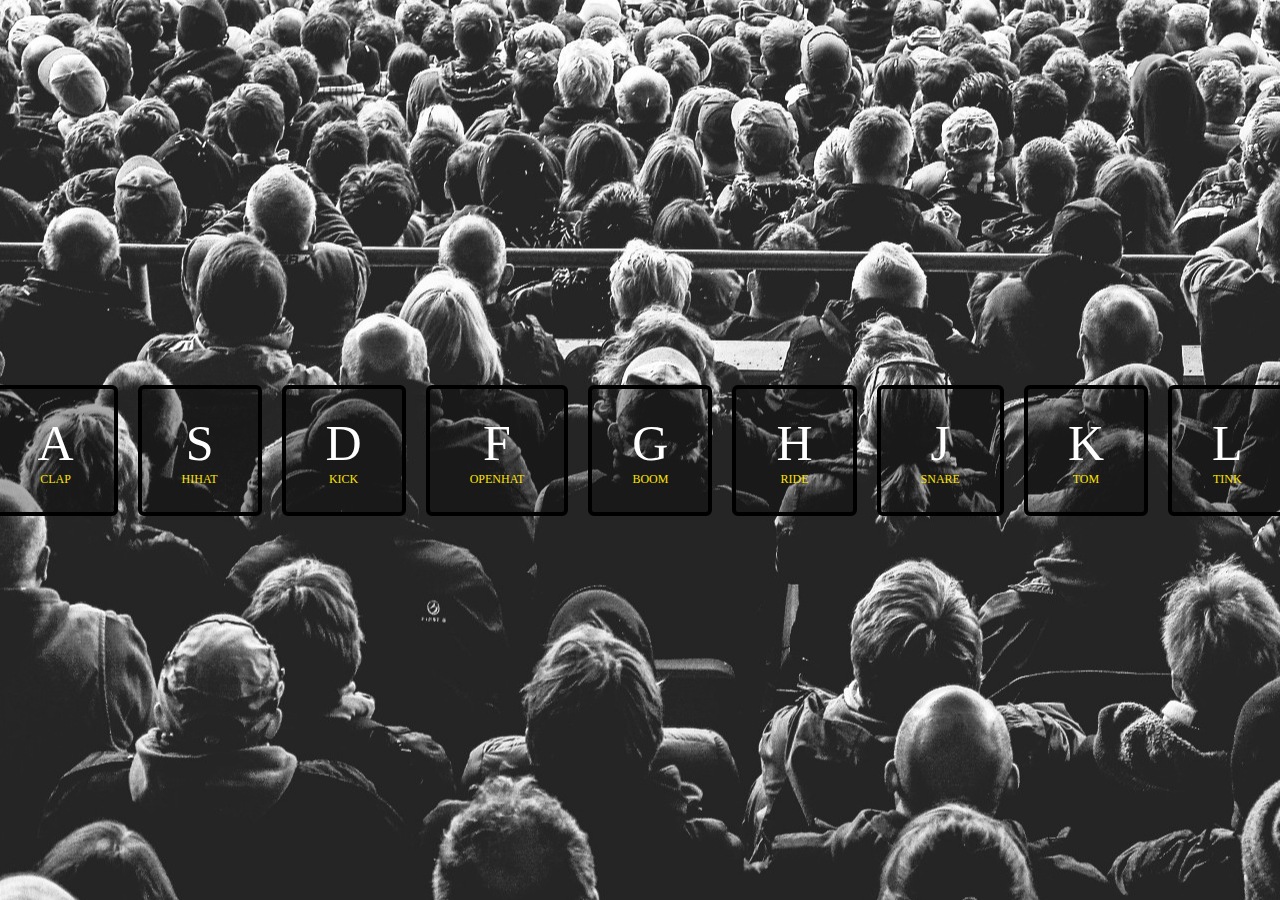
<file: 1.Drum/index.html>
<!DOCTYPE html>
<html lang="en">
<head>
    <meta charset="UTF-8">
    <title>Title</title>
    <link rel="stylesheet" href="./style.css">
</head>
<body>
    <div id="app"></div>
</body>

<script src="./index.js"></script>
</html>
</file>
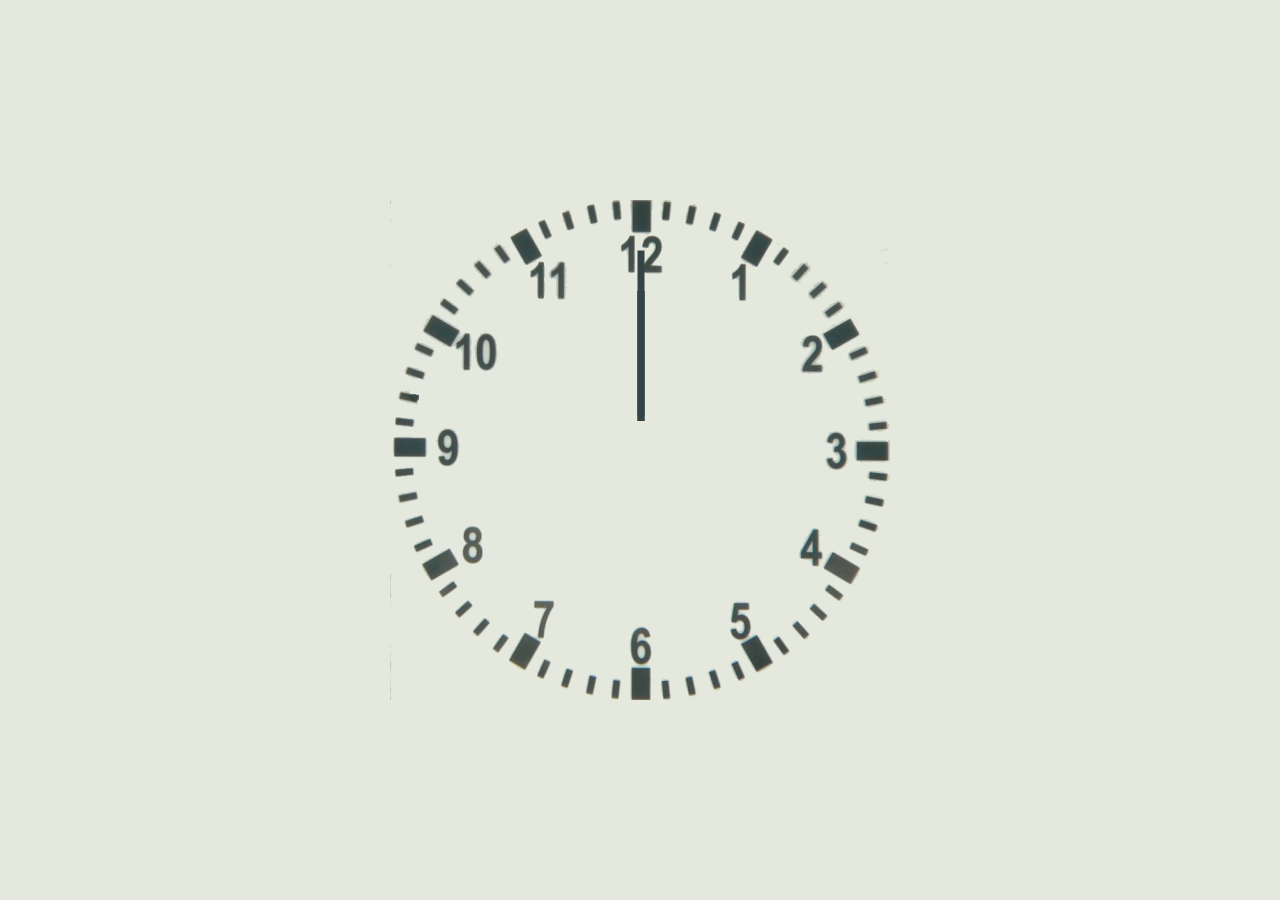
<file: 2.Clock/index.html>
<!doctype html>
<html lang="en">
<head>
    <meta charset="UTF-8">
    <meta name="viewport"
          content="width=device-width, user-scalable=no, initial-scale=1.0, maximum-scale=1.0, minimum-scale=1.0">
    <meta http-equiv="X-UA-Compatible" content="ie=edge">
    <link rel="stylesheet" href="./style.css">
    <title>Document</title>
</head>
<body>
    <div id="app"></div>
</body>
<script src="./lib/getElementById.js"></script>
<script src="./lib/secondsToMS.js"></script>
<script src="./lib/createHTMLDIVElement.js"></script>
<script src="./lib/arrowController.js"></script>
<script src="./lib/createArrow.js"></script>
<script src="./index.js"></script>
</html>
</file>
<file: 1.Drum/style.css>
body {
    padding: 0;
    margin: 0;
}

.keys-wrapper {
    height: 100vh;
    display: flex;
    align-items: center;
    justify-content: center;
    background: url("./images/background.jpg") center no-repeat;
    color: #ffffff;
}

.key {
    margin: 10px;
    font-size: 50px;
    border: 4px solid black;
    padding: 25px 40px;
    border-radius: 6px;
    background: rgba(0,0,0, .3);
    cursor: pointer;
    text-align: center;
}

.sound-name {
    font-size: 12px;
    color: #fce205;
}
</file>
<file: 2.Clock/style.css>
body {
    margin: 0;
    padding: 0;
}

#app {
    height: 100vh;
    background: #e5e8dd;
}

.clock {
    background: url("./images/clock-bacgrkound.png") center no-repeat;
    height: 100%;
}
</file>
